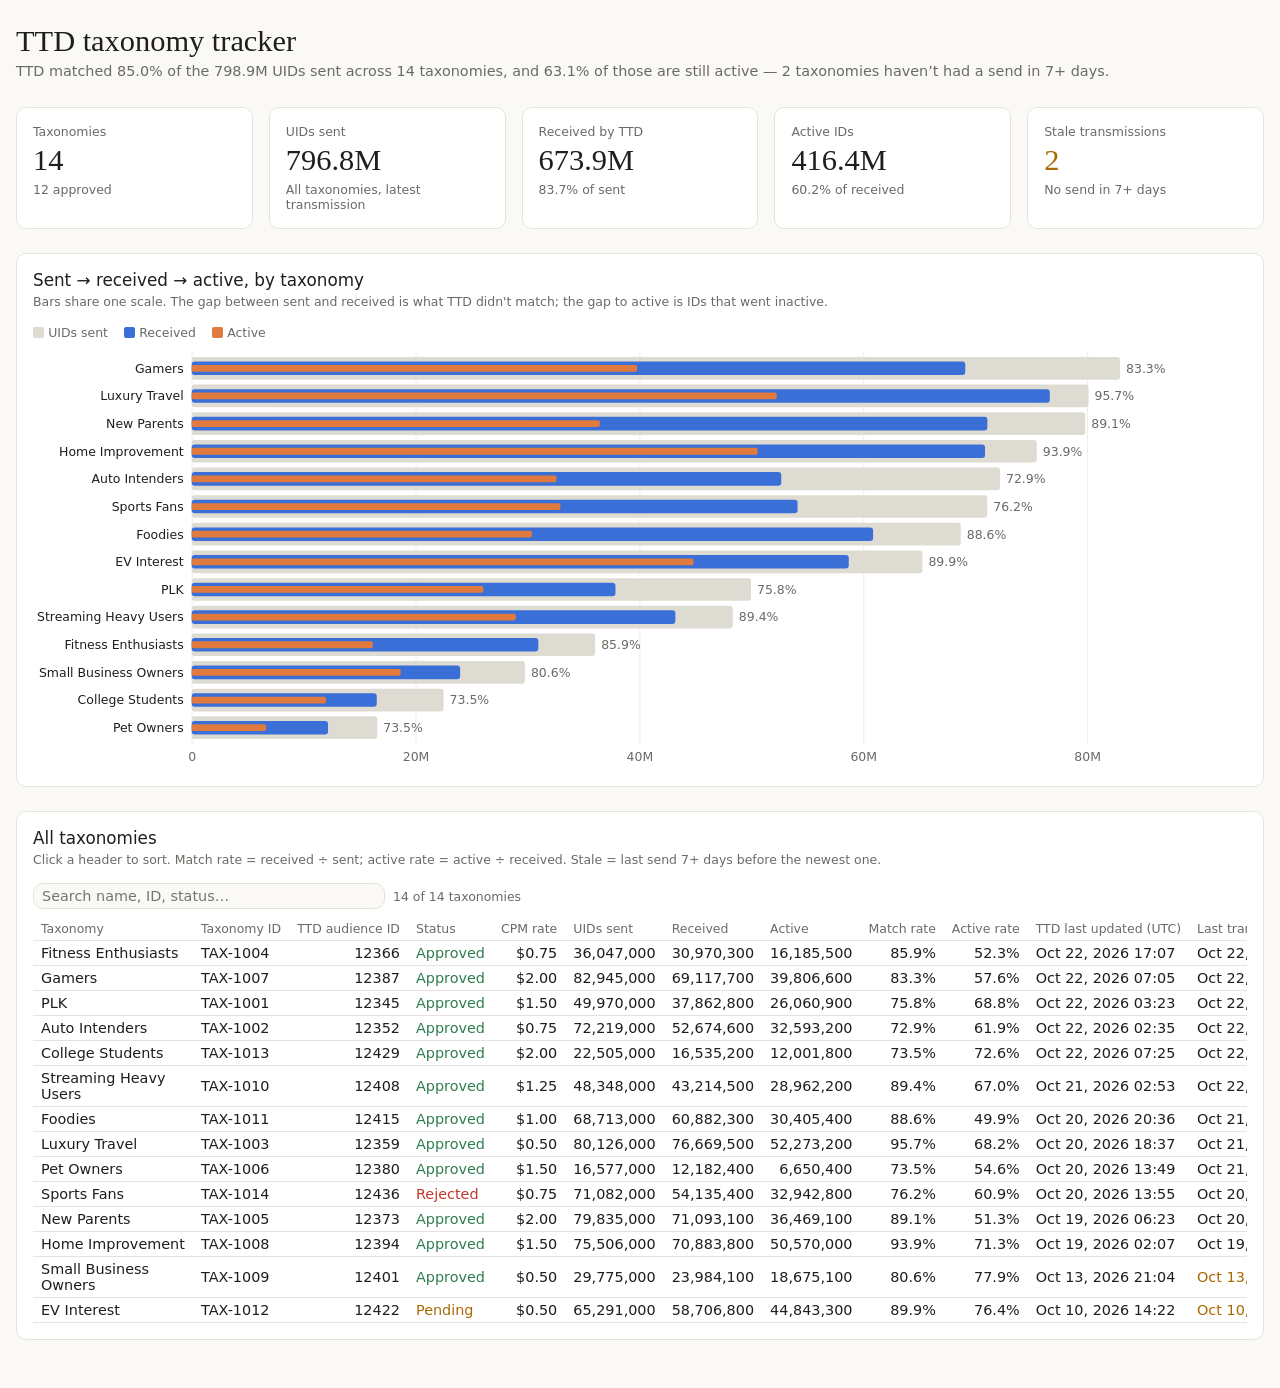
<file: ttd-dashboard/index.html>
<!doctype html>
<html lang="en">
<head>
<meta charset="utf-8">
<meta name="viewport" content="width=device-width, initial-scale=1">
<title>TTD Taxonomy Tracker</title>
<link rel="stylesheet" href="theme.css">
<script src="d3.v7.9.0.min.js"></script>
<script src="dash-local.js"></script>
</head>
<body>
<div id="dash-root">
<style>
.tx { font-family: var(--font-anthropic-sans); color: var(--color-fg); display: grid; gap: var(--cds-gap-lg); }
.tx-head h1 { font-family: var(--font-anthropic-serif); font-weight: 400; font-size: var(--cds-font-size-title); margin: 0 0 var(--cds-gap-xs); }
.tx-takeaway { margin: 0; color: var(--color-fg-muted); font-size: var(--cds-font-size-body); min-height: 1.4em; }
.tx-kpis { display: grid; grid-template-columns: repeat(auto-fit, minmax(min(100%, 10.5rem), 1fr)); gap: var(--cds-gap-md); }
.tx-card { background: var(--color-panel); border: 1px solid var(--color-border-line); border-radius: var(--cds-radius); padding: var(--cds-pad-lg); min-width: 0; }
.tx-kpi-label { font-size: var(--cds-font-size-caption); color: var(--color-fg-muted); }
.tx-kpi-value { font-family: var(--font-anthropic-serif); font-weight: 400; font-size: var(--cds-font-size-title); font-variant-numeric: tabular-nums; margin: var(--cds-gap-xs) 0; line-height: 1.15; }
.tx-kpi-sub { font-size: var(--cds-font-size-caption); color: var(--color-fg-muted); font-variant-numeric: tabular-nums; }
.tx-card h2 { font-size: var(--cds-font-size-heading); font-weight: var(--cds-font-weight-medium); margin: 0; }
.tx-note { font-size: var(--cds-font-size-caption); color: var(--color-fg-muted); margin: var(--cds-gap-xs) 0 var(--cds-gap-md); }
.tx-legend { display: flex; flex-wrap: wrap; gap: var(--cds-gap-md); font-size: var(--cds-font-size-caption); color: var(--color-fg-muted); margin-bottom: var(--cds-gap-sm); }
.tx-legend span { display: inline-flex; align-items: center; gap: var(--cds-gap-xs); }
.tx-legend i { width: 0.7rem; height: 0.7rem; border-radius: 2px; display: inline-block; }
.tx-chart { position: relative; min-height: 420px; }
.tx-tip { position: absolute; pointer-events: none; background: var(--cds-surface-popover); border: 1px solid var(--cds-border); border-radius: var(--cds-radius); box-shadow: var(--cds-shadow-popover); padding: var(--cds-pad-xs) var(--cds-pad-sm); font-size: var(--cds-font-size-caption); font-variant-numeric: tabular-nums; white-space: nowrap; z-index: 2; }
.tx-tip .tx-tip-h { color: var(--cds-text-secondary); margin-bottom: 2px; }
.tx-tip .tx-tip-r { display: flex; align-items: center; gap: var(--cds-gap-xs); }
.tx-tip i { width: 0.55rem; height: 0.55rem; border-radius: 2px; display: inline-block; }
.tx-tools { display: flex; flex-wrap: wrap; gap: var(--cds-gap-sm); align-items: center; margin-bottom: var(--cds-gap-sm); }
.tx-search { font: inherit; font-size: var(--cds-font-size-body); padding: var(--cds-pad-xs) var(--cds-pad-sm); border: 1px solid var(--color-border-line); border-radius: var(--cds-radius); background: var(--color-bg); color: var(--color-fg); min-width: 0; flex: 1 1 14rem; max-width: 22rem; }
.tx-count { font-size: var(--cds-font-size-caption); color: var(--color-fg-muted); }
.tx-scroll { max-height: 34rem; overflow: auto; }
.tx-table { width: 100%; border-collapse: collapse; font-size: var(--cds-font-size-body); font-variant-numeric: tabular-nums; }
.tx-table th { position: sticky; top: 0; background: var(--color-panel); text-align: left; font-weight: var(--cds-font-weight-medium); font-size: var(--cds-font-size-caption); color: var(--color-fg-muted); border-bottom: 1px solid var(--color-border-line); padding: 0; z-index: 1; }
.tx-table th button { all: unset; cursor: pointer; display: block; padding: var(--cds-pad-xs) var(--cds-pad-sm); white-space: nowrap; }
.tx-table th.num, .tx-table td.num { text-align: right; }
.tx-table th[aria-sort=ascending] button::after { content: " ↑"; }
.tx-table th[aria-sort=descending] button::after { content: " ↓"; }
.tx-table td { padding: var(--cds-pad-xs) var(--cds-pad-sm); border-bottom: 1px solid var(--color-border-line); white-space: nowrap; }
.tx-table td.tx-name { white-space: normal; min-width: 9rem; }
.tx-sub { display: block; font-size: var(--cds-font-size-caption); color: var(--color-fg-muted); }
.tx-ok { color: var(--color-ok); } .tx-warn { color: var(--color-warn); } .tx-bad { color: var(--color-bad); }
.tx-stale { color: var(--color-warn); }
@media (max-width: 720px) { .tx-table .tx-hide { display: none; } }
.tx-fail { display: flex; align-items: center; justify-content: center; gap: var(--cds-gap-xs); color: var(--color-fg-muted); font-size: var(--cds-font-size-caption); min-height: inherit; }
.tx-fail::before { content: ""; width: 0.375rem; height: 0.375rem; border-radius: 50%; background: var(--color-bad); }
.tx [data-dash-source-state=empty] { color: transparent; }
.tx [data-dash-source-state=refreshing] { opacity: .5; transition: opacity var(--cds-dur-slow); }
.tx-chart .tx-bar-row { transition: opacity var(--cds-dur-slow) var(--cds-ease-out); }
.tx-chart.tx-hovering .tx-bar-row:not(.tx-on) { opacity: .35; }
.tx-table tbody tr { transition: background-color var(--cds-dur-slow); }
.tx-table tbody tr:hover { background: var(--cds-chart-grid); }
.tx-kpis .tx-card { transition: transform var(--cds-dur-slow) var(--cds-ease-out), box-shadow var(--cds-dur-slow) var(--cds-ease-out); }
@media (prefers-reduced-motion: no-preference) {
  @keyframes tx-rise { from { opacity: 0; transform: translateY(12px); } to { opacity: 1; transform: none; } }
  @keyframes tx-fade { from { opacity: 0; transform: translateX(-6px); } to { opacity: 1; transform: none; } }
  @keyframes tx-pulse { 0%, 100% { opacity: 1; } 50% { opacity: .45; } }
  .tx.tx-intro .tx-head, .tx.tx-intro .tx-kpis .tx-card, .tx.tx-intro > section.tx-card { animation: tx-rise var(--cds-dur-slow) var(--cds-ease-out) both; animation-duration: 600ms; }
  .tx.tx-intro .tx-kpis .tx-card:nth-child(1) { animation-delay: 60ms; }
  .tx.tx-intro .tx-kpis .tx-card:nth-child(2) { animation-delay: 120ms; }
  .tx.tx-intro .tx-kpis .tx-card:nth-child(3) { animation-delay: 180ms; }
  .tx.tx-intro .tx-kpis .tx-card:nth-child(4) { animation-delay: 240ms; }
  .tx.tx-intro .tx-kpis .tx-card:nth-child(5) { animation-delay: 300ms; }
  .tx.tx-intro #funnel-chart { animation-delay: 380ms; }
  .tx.tx-intro #taxonomy-table { animation-delay: 460ms; }
  .tx-table tbody tr.tx-row-in { animation: tx-fade 500ms var(--cds-ease-out) both; }
  .tx-kpis .tx-card:hover { transform: translateY(-3px); box-shadow: var(--cds-shadow-popover); }
  .tx-kpi-value.tx-stale { animation: tx-pulse 2.4s var(--cds-ease-out) infinite; }
}
</style>

<div class="tx">
  <header class="tx-head" id="overview">
    <h1>TTD taxonomy tracker</h1>
    <p class="tx-takeaway dash-skeleton" data-source="summary"></p>
  </header>

  <section class="tx-kpis" id="headline" aria-label="Totals across all taxonomies">
    <div class="tx-card">
      <div class="tx-kpi-label">Taxonomies</div>
      <div class="tx-kpi-value dash-skeleton" data-source="summary" data-field="taxonomies">—</div>
      <div class="tx-kpi-sub"><span data-source="summary" data-field="approved">—</span> approved</div>
    </div>
    <div class="tx-card">
      <div class="tx-kpi-label">UIDs sent</div>
      <div class="tx-kpi-value dash-skeleton" data-source="summary" data-field="sent">—</div>
      <div class="tx-kpi-sub">All taxonomies, latest transmission</div>
    </div>
    <div class="tx-card">
      <div class="tx-kpi-label">Received by TTD</div>
      <div class="tx-kpi-value dash-skeleton" data-source="summary" data-field="received">—</div>
      <div class="tx-kpi-sub"><span data-source="summary" data-field="matchRate">—</span> of sent</div>
    </div>
    <div class="tx-card">
      <div class="tx-kpi-label">Active IDs</div>
      <div class="tx-kpi-value dash-skeleton" data-source="summary" data-field="active">—</div>
      <div class="tx-kpi-sub"><span data-source="summary" data-field="activeRate">—</span> of received</div>
    </div>
    <div class="tx-card">
      <div class="tx-kpi-label">Stale transmissions</div>
      <div class="tx-kpi-value dash-skeleton" data-source="summary" data-field="stale">—</div>
      <div class="tx-kpi-sub">No send in 7+ days</div>
    </div>
  </section>

  <section class="tx-card" id="funnel-chart">
    <h2>Sent → received → active, by taxonomy</h2>
    <p class="tx-note">Bars share one scale. The gap between sent and received is what TTD didn't match; the gap to active is IDs that went inactive.</p>
    <div class="tx-legend">
      <span><i style="background: var(--cds-chart-muted)"></i>UIDs sent</span>
      <span><i class="tx-sw-recv"></i>Received</span>
      <span><i class="tx-sw-act"></i>Active</span>
    </div>
    <div class="tx-chart dash-skeleton" data-source="taxonomies"></div>
  </section>

  <section class="tx-card" id="taxonomy-table">
    <h2>All taxonomies</h2>
    <p class="tx-note">Click a header to sort. Match rate = received ÷ sent; active rate = active ÷ received. Stale = last send 7+ days before the newest one.</p>
    <div class="tx-tools">
      <input class="tx-search" type="search" placeholder="Search name, ID, status…" aria-label="Search taxonomies">
      <span class="tx-count"></span>
    </div>
    <div class="tx-scroll">
      <table class="tx-table" data-source="taxonomies" data-row-key="TaxonomyId">
        <thead><tr>
          <th data-field="DisplayName" data-k="DisplayName"><button>Taxonomy</button></th>
          <th data-field="TaxonomyId" data-k="TaxonomyId"><button>Taxonomy ID</button></th>
          <th data-field="ThirdPartyDataId" data-k="ThirdPartyDataId" class="num tx-hide"><button>TTD audience ID</button></th>
          <th data-field="TaxonomyComplianceStatus" data-k="TaxonomyComplianceStatus"><button>Status</button></th>
          <th data-field="CPMRate" data-k="CPMRate" class="num tx-hide"><button>CPM rate</button></th>
          <th data-field="UIDsSent" data-k="UIDsSent" class="num"><button>UIDs sent</button></th>
          <th data-field="ReceivedIDsCount" data-k="ReceivedIDsCount" class="num"><button>Received</button></th>
          <th data-field="ActiveIDsCount" data-k="ActiveIDsCount" class="num"><button>Active</button></th>
          <th data-source="rates" data-field="MatchRate" data-k="MatchRate" class="num tx-hide"><button>Match rate</button></th>
          <th data-source="rates" data-field="ActiveRate" data-k="ActiveRate" class="num tx-hide"><button>Active rate</button></th>
          <th data-field="LastUpdatedAtUTC" data-k="LastUpdatedAtUTC" class="tx-hide"><button>TTD last updated (UTC)</button></th>
          <th data-field="LastTransmissionAtUTC" data-k="LastTransmissionAtUTC"><button>Last transmission (UTC)</button></th>
        </tr></thead>
        <tbody></tbody>
      </table>
    </div>
  </section>
</div>

<script>
dash.calc('rates', {
  title: 'Match and active rate per taxonomy',
  description: 'Received ÷ sent and active ÷ received for each taxonomy, plus days between its last send and the newest send.',
  inputs: ['taxonomies'],
  fn: (taxonomies) => {
    const t = (r) => Date.parse(r.LastTransmissionAtUTC + 'Z');
    const newest = Math.max(...taxonomies.map(t));
    return taxonomies.map((r) => ({
      TaxonomyId: r.TaxonomyId,
      MatchRate: Number(r.UIDsSent) ? Number(r.ReceivedIDsCount) / Number(r.UIDsSent) : null,
      ActiveRate: Number(r.ReceivedIDsCount) ? Number(r.ActiveIDsCount) / Number(r.ReceivedIDsCount) : null,
      DaysSinceTx: Math.floor((newest - t(r)) / 86400000),
    }));
  },
});

dash.calc('summary', {
  title: 'Totals across taxonomies',
  description: 'Sums of sent, received and active IDs, overall match and active rates, and taxonomies with no send in 7+ days.',
  inputs: ['taxonomies', 'rates'],
  fn: (taxonomies, rates) => {
    const sum = (k) => taxonomies.reduce((a, r) => a + Number(r[k] || 0), 0);
    const sent = sum('UIDsSent'), received = sum('ReceivedIDsCount'), active = sum('ActiveIDsCount');
    return {
      taxonomies: taxonomies.length,
      approved: taxonomies.filter((r) => r.TaxonomyComplianceStatus === 'Approved').length,
      sent, received, active,
      matchRate: sent ? received / sent : null,
      activeRate: received ? active / received : null,
      stale: rates.filter((r) => r.DaysSinceTx >= 7).length,
    };
  },
});
</script>

<script>
(() => {
  const root = document.querySelector('.tx');
  const compact = new Intl.NumberFormat('en', { notation: 'compact', maximumFractionDigits: 1 });
  const fmtN = d3.format(',');
  const pct = d3.format('.1%');
  const fmtDate = d3.utcFormat('%b %-d, %Y %H:%M');
  const parse = (s) => (s ? new Date(s + 'Z') : null);
  const motion = window.matchMedia('(prefers-reduced-motion: no-preference)').matches;
  const played = { kpi: false, chart: false, table: false };
  if (motion) root.classList.add('tx-intro');
  root.querySelector('.tx-sw-recv').style.background = dash.colors[0];
  root.querySelector('.tx-sw-act').style.background = dash.colors[1];

  const failLine = (el) => { el.replaceChildren(); const d = document.createElement('div'); d.className = 'tx-fail'; d.textContent = 'Failed to load'; el.appendChild(d); };

  // ---------- Headline ----------
  function drawSummary() {
    const s = dash.data('summary');
    const els = root.querySelectorAll('[data-source="summary"]');
    if (s.status !== 'ok' || !s.data || Array.isArray(s.data)) {
      els.forEach((el) => { if (el.dataset.field) el.textContent = '—'; });
      if (s.status === 'error') els.forEach((el) => el.classList.remove('dash-skeleton'));
      return;
    }
    const v = s.data;
    const show = { taxonomies: fmtN, approved: fmtN, sent: compact.format, received: compact.format, active: compact.format, matchRate: pct, activeRate: pct, stale: fmtN };
    const countUp = motion && !played.kpi;
    played.kpi = true;
    els.forEach((el, i) => {
      el.classList.remove('dash-skeleton');
      const f = el.dataset.field;
      if (!f) return;
      if (v[f] == null) { el.textContent = '—'; return; }
      if (!countUp) { el.textContent = show[f](v[f]); return; }
      // count up from zero, ending on the exact value
      const end = v[f], dur = 1100, delay = 150 + i * 60, ease = d3.easeCubicOut;
      const t0 = performance.now() + delay;
      el.textContent = show[f](0);
      const step = (now) => {
        const k = Math.min(1, Math.max(0, (now - t0) / dur));
        el.textContent = k >= 1 ? show[f](end) : show[f](Number.isInteger(end) ? Math.round(end * ease(k)) : end * ease(k));
        if (k < 1) requestAnimationFrame(step);
      };
      requestAnimationFrame(step);
    });
    const staleEl = root.querySelector('[data-field="stale"].tx-kpi-value');
    staleEl.classList.toggle('tx-stale', v.stale > 0);
    root.querySelector('.tx-takeaway').textContent =
      `TTD matched ${pct(v.matchRate)} of the ${compact.format(v.sent)} UIDs sent across ${v.taxonomies} taxonomies, and ${pct(v.activeRate)} of those are still active` +
      (v.stale ? ` — ${v.stale} ${v.stale === 1 ? 'taxonomy hasn’t' : 'taxonomies haven’t'} had a send in 7+ days.` : '.');
  }

  // ---------- Chart ----------
  const chartBox = root.querySelector('.tx-chart');
  let drawnOnce = false;
  function drawChart() {
    const d = dash.data('taxonomies');
    if (d.status === 'error') { chartBox.classList.remove('dash-skeleton'); failLine(chartBox); return; }
    if (d.status !== 'ok') { chartBox.replaceChildren(); chartBox.classList.add('dash-skeleton'); return; }
    chartBox.classList.remove('dash-skeleton');
    chartBox.replaceChildren();
    const rows = d.data.map((r) => ({ name: r.DisplayName, id: r.TaxonomyId, sent: +r.UIDsSent, recv: +r.ReceivedIDsCount, act: +r.ActiveIDsCount }))
      .sort((a, b) => b.sent - a.sent);
    if (!rows.length) return;
    const W = Math.max(280, chartBox.clientWidth);
    const band = 28;
    const top = 4, bottom = 26;
    const H = top + bottom + band * rows.length;

    const svg = d3.select(chartBox).append('svg').attr('width', '100%').attr('viewBox', `0 0 ${W} ${H}`).style('display', 'block');
    // measure label widths
    const probe = svg.append('g').attr('font-size', 'var(--cds-font-size-caption)').style('font-family', 'var(--font-anthropic-sans)');
    let maxL = 0;
    rows.forEach((r) => { const t = probe.append('text').text(r.name); maxL = Math.max(maxL, t.node().getComputedTextLength()); });
    probe.remove();
    const left = Math.min(maxL + 12, W * 0.4);
    const right = 48;
    const x = d3.scaleLinear([0, d3.max(rows, (r) => r.sent)], [left, W - right]).nice();
    const y = d3.scaleBand(rows.map((r) => r.id), [top, H - bottom]).padding(0.18);

    const ticks = W < 480 ? 3 : 5;
    const gx = svg.append('g').attr('transform', `translate(0,${H - bottom})`)
      .call(d3.axisBottom(x).ticks(ticks).tickFormat((v) => compact.format(v)).tickSize(-(H - bottom - top)))
      .attr('font-size', null).attr('font-family', null);
    gx.select('.domain').remove();
    gx.selectAll('line').attr('stroke', 'var(--cds-chart-grid)');
    gx.selectAll('text').attr('fill', 'var(--color-fg-muted)').style('font-size', 'var(--cds-font-size-caption)').attr('dy', '1.1em');

    const g = svg.append('g').selectAll('g').data(rows).join('g').attr('class', 'tx-bar-row').attr('transform', (r) => `translate(0,${y(r.id)})`);
    const bh = y.bandwidth();
    const grow = motion && !played.chart;
    played.chart = true;
    g.append('text').attr('x', left - 8).attr('y', bh / 2).attr('dy', '0.35em').attr('text-anchor', 'end')
      .attr('fill', 'var(--color-fg)').style('font-size', 'var(--cds-font-size-caption)').text((r) => r.name)
      .each(function () { // truncate if needed
        const el = this; let s = el.textContent;
        while (el.getComputedTextLength() > left - 12 && s.length > 3) { s = s.slice(0, -1); el.textContent = s + '…'; }
      });
    // bars: sent, then received, then active grow in, staggered row by row
    const layers = [
      { key: 'sent', y: 0, h: 1, rx: 3, fill: 'var(--cds-chart-muted)', wait: 0 },
      { key: 'recv', y: 0.2, h: 0.6, rx: 3, fill: dash.colors[0], wait: 250 },
      { key: 'act', y: 0.35, h: 0.3, rx: 2, fill: dash.colors[1], wait: 500 },
    ];
    const base = 450; // let the card rise first
    layers.forEach((L) => {
      const bars = g.append('rect').attr('x', left).attr('y', bh * L.y).attr('height', bh * L.h).attr('rx', L.rx).attr('fill', L.fill);
      const w = (r) => Math.max(0, x(r[L.key]) - left);
      if (grow) bars.attr('width', 0).transition().delay((r, i) => base + L.wait + i * 45).duration(800).ease(d3.easeCubicOut).attr('width', w);
      else bars.attr('width', w);
    });
    const ends = g.append('text').attr('x', (r) => x(r.sent) + 6).attr('y', bh / 2).attr('dy', '0.35em')
      .attr('fill', 'var(--color-fg-muted)').style('font-size', 'var(--cds-font-size-caption)')
      .text((r) => pct(r.sent ? r.recv / r.sent : 0));
    if (grow) ends.attr('opacity', 0).transition().delay((r, i) => base + 900 + i * 45).duration(400).attr('opacity', 1);

    // tooltip
    const tip = document.createElement('div'); tip.className = 'tx-tip'; tip.hidden = true; chartBox.appendChild(tip);
    const line = (color, label, val) => { const r = document.createElement('div'); r.className = 'tx-tip-r'; const i = document.createElement('i'); i.style.background = color; const s = document.createElement('span'); s.textContent = `${label}: ${val}`; r.append(i, s); return r; };
    g.append('rect').attr('x', 0).attr('y', 0).attr('width', W).attr('height', bh).attr('fill', 'transparent')
      .on('mouseenter', function () {
        chartBox.classList.add('tx-hovering');
        g.classed('tx-on', false);
        d3.select(this.parentNode).classed('tx-on', true);
      })
      .on('mousemove', (event, r) => {
        const h = document.createElement('div'); h.className = 'tx-tip-h'; h.textContent = `${r.name} · ${r.id}`;
        tip.replaceChildren(h,
          line('var(--cds-chart-muted)', 'Sent', fmtN(r.sent)),
          line(dash.colors[0], 'Received', `${fmtN(r.recv)} (${pct(r.sent ? r.recv / r.sent : 0)})`),
          line(dash.colors[1], 'Active', `${fmtN(r.act)} (${pct(r.recv ? r.act / r.recv : 0)})`));
        tip.hidden = false;
        const [px, py] = d3.pointer(event, chartBox);
        const tw = tip.offsetWidth, cw = chartBox.clientWidth;
        tip.style.left = Math.max(0, Math.min(px + 12, cw - tw)) + 'px';
        tip.style.top = (py + 14) + 'px';
      })
      .on('mouseleave', function () {
        tip.hidden = true;
        chartBox.classList.remove('tx-hovering');
        d3.select(this.parentNode).classed('tx-on', false);
      });
    drawnOnce = true;
  }

  // ---------- Table ----------
  const table = root.querySelector('.tx-table');
  const tbody = table.querySelector('tbody');
  const search = root.querySelector('.tx-search');
  const count = root.querySelector('.tx-count');
  let sortKey = 'LastTransmissionAtUTC', sortDir = -1;
  const numeric = new Set(['ThirdPartyDataId', 'CPMRate', 'UIDsSent', 'ReceivedIDsCount', 'ActiveIDsCount', 'MatchRate', 'ActiveRate']);
  table.querySelectorAll('th').forEach((th) => th.querySelector('button').addEventListener('click', () => {
    const k = th.dataset.k;
    if (sortKey === k) sortDir = -sortDir; else { sortKey = k; sortDir = numeric.has(k) ? -1 : 1; }
    drawTable.reflow = true;
    drawTable();
  }));
  search.addEventListener('input', () => { drawTable.reflow = true; drawTable(); });

  function drawTable() {
    const d = dash.data('taxonomies');
    const rt = dash.data('rates');
    table.querySelectorAll('th').forEach((th) => th.setAttribute('aria-sort', th.dataset.k === sortKey ? (sortDir > 0 ? 'ascending' : 'descending') : 'none'));
    if (d.status !== 'ok') {
      tbody.replaceChildren();
      count.textContent = '';
      if (d.status === 'error') { const tr = tbody.insertRow(); const td = tr.insertCell(); td.colSpan = 12; failLine(td); }
      return;
    }
    const rates = new Map((rt.status === 'ok' && Array.isArray(rt.data) ? rt.data : []).map((r) => [r.TaxonomyId, r]));
    const q = search.value.trim().toLowerCase();
    let rows = d.data.map((r) => ({ ...r, ...(rates.get(r.TaxonomyId) || {}) }));
    if (q) rows = rows.filter((r) => [r.DisplayName, r.Description, r.TaxonomyId, r.ThirdPartyDataId, r.ProviderElementId, r.TaxonomyComplianceStatus].join(' ').toLowerCase().includes(q));
    rows.sort((a, b) => {
      const av = numeric.has(sortKey) ? Number(a[sortKey]) : String(a[sortKey] ?? '');
      const bv = numeric.has(sortKey) ? Number(b[sortKey]) : String(b[sortKey] ?? '');
      return (av < bv ? -1 : av > bv ? 1 : 0) * sortDir;
    });
    count.textContent = `${rows.length} of ${d.data.length} taxonomies`;
    tbody.replaceChildren();
    const statusCls = { Approved: 'tx-ok', Pending: 'tx-warn', Rejected: 'tx-bad' };
    // rows fade in on first load, and again (quickly) whenever a sort or search reorders them
    const fresh = motion && (!played.table || drawTable.reflow);
    const firstTime = !played.table;
    played.table = true;
    drawTable.reflow = false;
    rows.forEach((r, i) => {
      const tr = tbody.insertRow();
      tr.dataset.key = r.TaxonomyId;
      if (fresh) { tr.classList.add('tx-row-in'); tr.style.animationDelay = `${(firstTime ? 600 : 0) + i * (firstTime ? 40 : 18)}ms`; }
      const cell = (text, cls) => { const td = tr.insertCell(); td.textContent = text; if (cls) td.className = cls; return td; };
      cell(r.DisplayName, 'tx-name');
      cell(r.TaxonomyId);
      cell(String(r.ThirdPartyDataId), 'num tx-hide');
      cell(r.TaxonomyComplianceStatus, statusCls[r.TaxonomyComplianceStatus] || '');
      cell(r.CPMRate == null ? '—' : d3.format('$.2f')(r.CPMRate), 'num tx-hide');
      cell(fmtN(r.UIDsSent), 'num');
      cell(fmtN(r.ReceivedIDsCount), 'num');
      cell(fmtN(r.ActiveIDsCount), 'num');
      cell(r.MatchRate == null ? '—' : pct(r.MatchRate), 'num tx-hide');
      cell(r.ActiveRate == null ? '—' : pct(r.ActiveRate), 'num tx-hide');
      const lu = parse(r.LastUpdatedAtUTC);
      cell(lu ? fmtDate(lu) : '—', 'tx-hide');
      const lt = parse(r.LastTransmissionAtUTC);
      cell(lt ? fmtDate(lt) : '—', r.DaysSinceTx >= 7 ? 'tx-stale' : '');
    });
  }

  dash.onData(() => { drawSummary(); drawChart(); drawTable(); });
})();
</script>

</div>
</body>
</html>
</file>
<file: ttd-dashboard/theme.css>
/* Design tokens the page expects (normally provided by claude.ai), light and dark. */
:root {
  --font-anthropic-sans: ui-sans-serif, system-ui, -apple-system, "Segoe UI", Roboto, sans-serif;
  --font-anthropic-serif: ui-serif, Georgia, "Times New Roman", serif;
  --color-fg: #1f1e1d; --color-fg-muted: #6b6a66; --color-bg: #faf9f5; --color-panel: #ffffff;
  --color-border-line: #e5e3dc; --color-ok: #2e7d4f; --color-warn: #a86a00; --color-bad: #c0392b;
  --cds-text-secondary: #6b6a66; --cds-surface-popover: #ffffff; --cds-border: #dcd9d0;
  --cds-shadow-popover: 0 4px 16px rgba(0,0,0,.12);
  --cds-chart-muted: #dedbd2; --cds-chart-grid: #efede7; --cds-chart-axis: #b9b5aa; --cds-chart-reference: #8c887d;
  --series-1: #3b6fd8; --series-2: #e07a3f; --series-3: #2f9e7a; --series-4: #9b59b6;
  --series-5: #d4a72c; --series-6: #c2557a; --series-7: #4aa3c7; --series-8: #7f8c3a;
  --cds-font-size-caption: 0.78rem; --cds-font-size-body: 0.9rem; --cds-font-size-heading: 1.05rem; --cds-font-size-title: 1.9rem;
  --cds-font-weight-medium: 500;
  --cds-gap-xs: 4px; --cds-gap-sm: 8px; --cds-gap-md: 16px; --cds-gap-lg: 24px; --cds-gap-xl: 32px;
  --cds-pad-xs: 4px; --cds-pad-sm: 8px; --cds-pad-md: 12px; --cds-pad-lg: 16px; --cds-pad-xl: 24px;
  --cds-radius: 10px; --cds-dur-slow: 300ms; --cds-ease-out: cubic-bezier(.2,.8,.2,1);
}
@media (prefers-color-scheme: dark) {
  :root {
    --color-fg: #ecebe6; --color-fg-muted: #a3a19a; --color-bg: #1c1b19; --color-panel: #262523;
    --color-border-line: #3a3935; --color-ok: #5cc48a; --color-warn: #e0a33a; --color-bad: #ef6b5b;
    --cds-text-secondary: #a3a19a; --cds-surface-popover: #2e2d2a; --cds-border: #45433f;
    --cds-shadow-popover: 0 4px 16px rgba(0,0,0,.5);
    --cds-chart-muted: #4a4843; --cds-chart-grid: #33322f; --cds-chart-axis: #5d5b55; --cds-chart-reference: #8c887d;
    --series-1: #6f9bf0; --series-2: #f0955f;
  }
}
body { margin: 0; background: var(--color-bg); color: var(--color-fg); font-family: var(--font-anthropic-sans); }
#dash-root { max-width: 1280px; margin: 0 auto; padding: 24px 16px 48px; }
.dash-skeleton:empty, .dash-skeleton { position: relative; }
.dash-skeleton { color: transparent !important; }
.dash-skeleton::after { content: ""; position: absolute; left: 0; top: 50%; width: min(8rem, 60%); height: .8em; transform: translateY(-50%);
  border-radius: 6px; background: var(--cds-chart-grid); }
.tx-chart.dash-skeleton::after { inset: 0; width: auto; height: auto; transform: none; }
</file>
